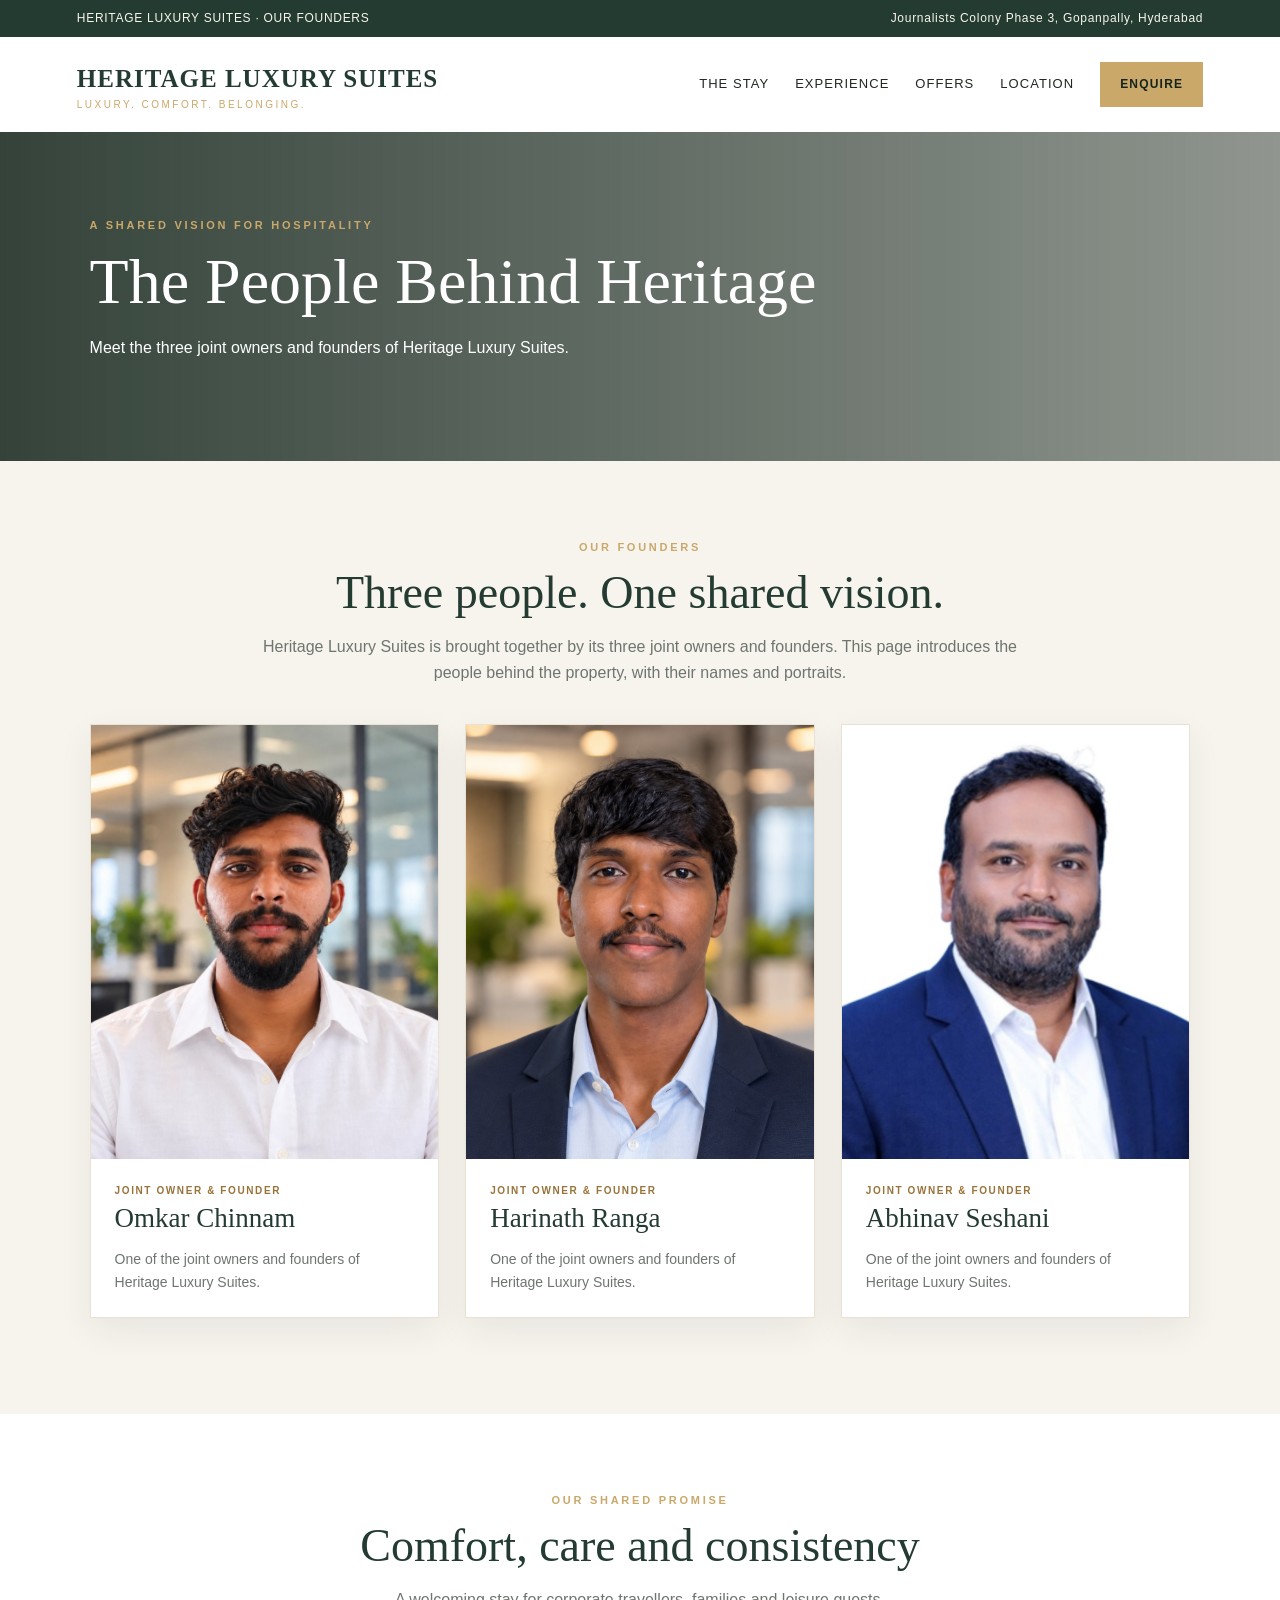
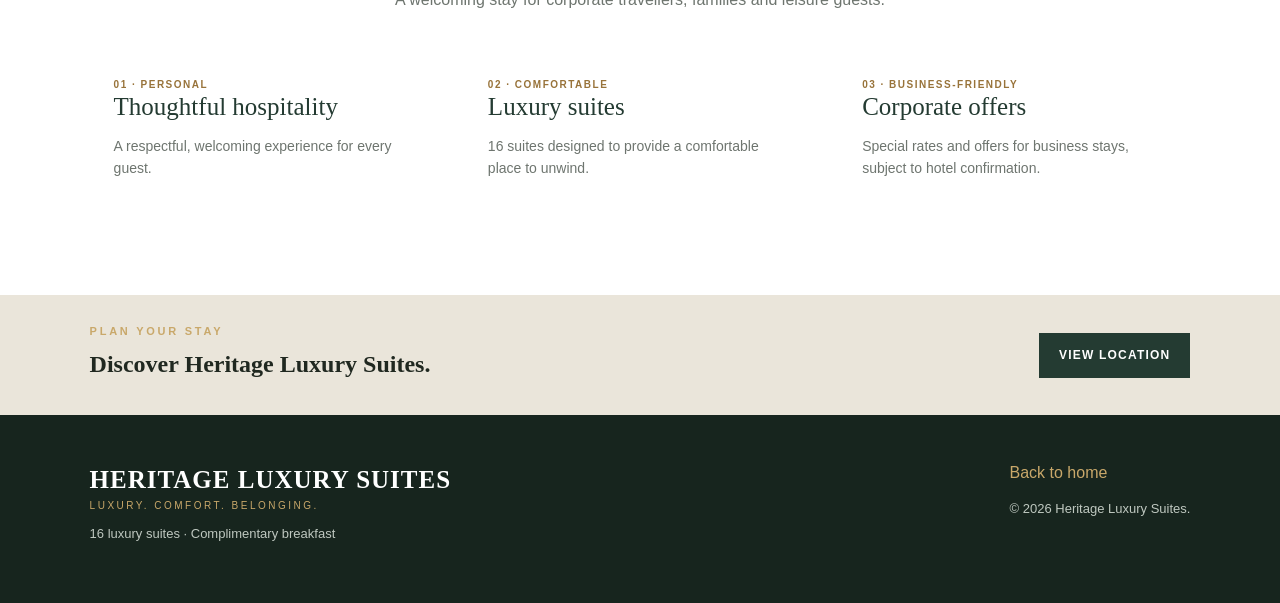
<file: owner.html>
<!doctype html>
<html lang="en"><head><meta charset="utf-8"><meta name="viewport" content="width=device-width,initial-scale=1"><title>The People Behind Heritage | Heritage Luxury Suites</title><meta name="description" content="Meet the three joint owners and founders of Heritage Luxury Suites in Hyderabad."><link rel="stylesheet" href="styles.css"></head>
<body><div class="topbar"><span>HERITAGE LUXURY SUITES · OUR FOUNDERS</span><span>Journalists Colony Phase 3, Gopanpally, Hyderabad</span></div>
<nav class="nav"><a class="brand" href="index.html">HERITAGE LUXURY SUITES<small>Luxury. Comfort. Belonging.</small></a><div class="navlinks"><a href="index.html#stay">The Stay</a><a href="index.html#experience">Experience</a><a href="index.html#offers">Offers</a><a href="index.html#location">Location</a><a class="btn" href="index.html#contact">Enquire</a></div></nav>
<header class="subhero"><div class="eyebrow">A shared vision for hospitality</div><h1>The People Behind Heritage</h1><p>Meet the three joint owners and founders of Heritage Luxury Suites.</p></header>
<section class="section"><div class="owner-intro"><div class="eyebrow">Our founders</div><h2>Three people. One shared vision.</h2><p>Heritage Luxury Suites is brought together by its three joint owners and founders. This page introduces the people behind the property, with their names and portraits.</p></div>
<div class="owner-grid">
<article class="owner-card"><img src="images/omkar-chinnam.jpg" alt="Portrait of Omkar Chinnam"><div class="owner-card-body"><div class="role">Joint Owner &amp; Founder</div><h3>Omkar Chinnam</h3><p>One of the joint owners and founders of Heritage Luxury Suites.</p></div></article>
<article class="owner-card"><img src="images/harinath-ranga.jpg" alt="Portrait of Harinath Ranga"><div class="owner-card-body"><div class="role">Joint Owner &amp; Founder</div><h3>Harinath Ranga</h3><p>One of the joint owners and founders of Heritage Luxury Suites.</p></div></article>
<article class="owner-card"><img src="images/abhinav-seshani.jpg" alt="Portrait of Abhinav Seshani"><div class="owner-card-body"><div class="role">Joint Owner &amp; Founder</div><h3>Abhinav Seshani</h3><p>One of the joint owners and founders of Heritage Luxury Suites.</p></div></article>
</div><p class="notice" style="text-align:center"></p></section>
<section class="section white"><div class="section-head"><div class="eyebrow">Our shared promise</div><h2>Comfort, care and consistency</h2><p>A welcoming stay for corporate travellers, families and leisure guests.</p></div><div class="cards"><article class="card"><div class="card-content"><div class="tag">01 · Personal</div><h3>Thoughtful hospitality</h3><p>A respectful, welcoming experience for every guest.</p></div></article><article class="card"><div class="card-content"><div class="tag">02 · Comfortable</div><h3>Luxury suites</h3><p>16 suites designed to provide a comfortable place to unwind.</p></div></article><article class="card"><div class="card-content"><div class="tag">03 · Business-friendly</div><h3>Corporate offers</h3><p>Special rates and offers for business stays, subject to hotel confirmation.</p></div></article></div></section>
<div class="contact-strip"><div><div class="eyebrow">Plan your stay</div><h2 style="font-family:Georgia,serif;margin:4px 0">Discover Heritage Luxury Suites.</h2></div><a class="btn dark" href="index.html#location">View location</a></div>
<footer class="footer"><div><div class="brand" style="color:white">HERITAGE LUXURY SUITES<small>Luxury. Comfort. Belonging.</small></div><p>16 luxury suites · Complimentary breakfast</p></div><div><a href="index.html">Back to home</a><p>© 2026 Heritage Luxury Suites.</p></div></footer></body></html>
</file>
<file: styles.css>
:root{--ink:#202820;--green:#243b32;--gold:#c9a86a;--cream:#f7f4ee;--muted:#6e756f;--white:#fff}
*{box-sizing:border-box}html{scroll-behavior:smooth}body{margin:0;font-family:Arial,Helvetica,sans-serif;color:var(--ink);background:var(--cream);line-height:1.6}a{color:inherit;text-decoration:none}.topbar{background:var(--green);color:#f8f5ed;padding:9px 6%;display:flex;justify-content:space-between;gap:16px;flex-wrap:wrap;font-size:12px;letter-spacing:.06em}.nav{display:flex;align-items:center;justify-content:space-between;padding:22px 6%;background:#fff;gap:24px}.brand{font-family:Georgia,serif;font-size:25px;letter-spacing:.04em;color:var(--green);font-weight:bold}.brand small{display:block;font:10px Arial,sans-serif;letter-spacing:.25em;color:var(--gold);text-transform:uppercase}.navlinks{display:flex;gap:26px;align-items:center;font-size:13px;text-transform:uppercase;letter-spacing:.08em}.navlinks a:hover{color:#a47e3e}.btn{display:inline-block;background:var(--gold);color:#17241d;padding:13px 20px;font-size:12px;letter-spacing:.1em;text-transform:uppercase;font-weight:bold;border:0;cursor:pointer}.btn.dark{background:var(--green);color:white}.hero{min-height:570px;display:flex;align-items:center;padding:70px 8%;color:white;background:linear-gradient(90deg,rgba(15,28,22,.83),rgba(15,28,22,.12)),url('https://images.unsplash.com/photo-1611892440504-42a792e24d32?auto=format&fit=crop&w=2000&q=85') center/cover}.hero-copy{max-width:610px}.eyebrow{font-size:11px;letter-spacing:.25em;text-transform:uppercase;color:var(--gold);font-weight:bold}.hero h1{font:clamp(42px,6vw,76px)/1.04 Georgia,serif;margin:18px 0}.hero p{max-width:470px;color:#f0eee7}.hero-actions{display:flex;gap:14px;flex-wrap:wrap;margin-top:26px}.btn.outline{border:1px solid #fff;color:#fff;background:transparent}.section{padding:78px 7%}.section.white{background:#fff}.section-head{text-align:center;max-width:700px;margin:0 auto 40px}.section h2{font:clamp(30px,4vw,46px)/1.12 Georgia,serif;color:var(--green);margin:10px 0 16px}.section-head p,.muted{color:var(--muted)}.stats{display:grid;grid-template-columns:repeat(4,1fr);background:var(--green);color:white;padding:30px 7%;gap:18px;text-align:center}.stat strong{font:36px Georgia,serif;color:var(--gold);display:block}.stat span{font-size:11px;letter-spacing:.14em;text-transform:uppercase}.split{display:grid;grid-template-columns:1fr 1fr;gap:55px;align-items:center}.photo{min-height:390px;background:url('https://images.unsplash.com/photo-1611892440504-42a792e24d32?auto=format&fit=crop&w=1200&q=80') center/cover}.feature-list{padding:0;list-style:none}.feature-list li{padding:12px 0;border-bottom:1px solid #e5e1d8}.feature-list li:before{content:'✦';color:var(--gold);margin-right:12px}.cards{display:grid;grid-template-columns:repeat(3,1fr);gap:22px}.card{background:white}.card img{width:100%;height:220px;object-fit:cover;display:block}.card-content{padding:24px}.card h3{font:25px Georgia,serif;color:var(--green);margin:0 0 10px}.card p{color:var(--muted);font-size:14px}.tag{color:#98733a;text-transform:uppercase;font-size:10px;letter-spacing:.15em;font-weight:bold}.offer{background:var(--green);color:white;padding:44px;display:flex;justify-content:space-between;align-items:center;gap:28px}.offer h2{color:white;margin:6px 0;font-size:34px}.offer p{color:#d7ded8;max-width:620px}.location-box{display:grid;grid-template-columns:1fr 1fr;gap:40px;align-items:center}.map-placeholder{background:#e6e2d9;min-height:310px;display:flex;align-items:center;justify-content:center;text-align:center;padding:28px;color:var(--green);border:1px solid #d6d0c3}.map-placeholder .pin{font-size:34px}.contact-strip{background:#eae5da;padding:28px 7%;display:flex;justify-content:space-between;gap:20px;align-items:center;flex-wrap:wrap}.footer{background:#17251e;color:#e6e8e2;padding:45px 7%;display:flex;justify-content:space-between;gap:24px;flex-wrap:wrap}.footer p{font-size:13px;color:#bfc8c0}.footer a{color:var(--gold)}.subhero{padding:85px 7%;background:linear-gradient(90deg,rgba(18,36,27,.85),rgba(18,36,27,.45)),url('https://images.unsplash.com/photo-1566073771259-6a8506099945?auto=format&fit=crop&w=1800&q=85') center/cover;color:white}.subhero h1{font:clamp(40px,5vw,66px) Georgia,serif;margin:10px 0}.owner-grid{display:grid;grid-template-columns:repeat(3,minmax(0,1fr));gap:26px}.owner-card{background:#fff;border:1px solid #e8e1d4;box-shadow:0 12px 32px rgba(24,38,29,.07);overflow:hidden}.owner-card img{display:block;width:100%;aspect-ratio:4/5;object-fit:cover;object-position:center 35%}.owner-card-body{padding:24px}.owner-card h3{font:27px Georgia,serif;color:var(--green);margin:4px 0 8px}.owner-card .role{font-size:10px;letter-spacing:.16em;text-transform:uppercase;color:#98733a;font-weight:bold}.owner-card p{color:var(--muted);font-size:14px;margin-bottom:0}.owner-intro{max-width:760px;margin:0 auto 38px;text-align:center;color:var(--muted)}.notice{font-size:12px;color:#7c7b73;margin-top:18px}
@media(max-width:800px){.nav{align-items:flex-start;flex-direction:column}.navlinks{flex-wrap:wrap;gap:14px}.hero{min-height:520px;padding:55px 7%}.stats{grid-template-columns:repeat(2,1fr)}.split,.cards,.location-box{grid-template-columns:1fr}.owner-grid{grid-template-columns:1fr;max-width:480px;margin:auto}.owner-card img{aspect-ratio:4/3;object-position:center 30%}.section{padding:58px 6%}.offer{align-items:flex-start;flex-direction:column}.topbar{padding:9px 6%}}
</file>
